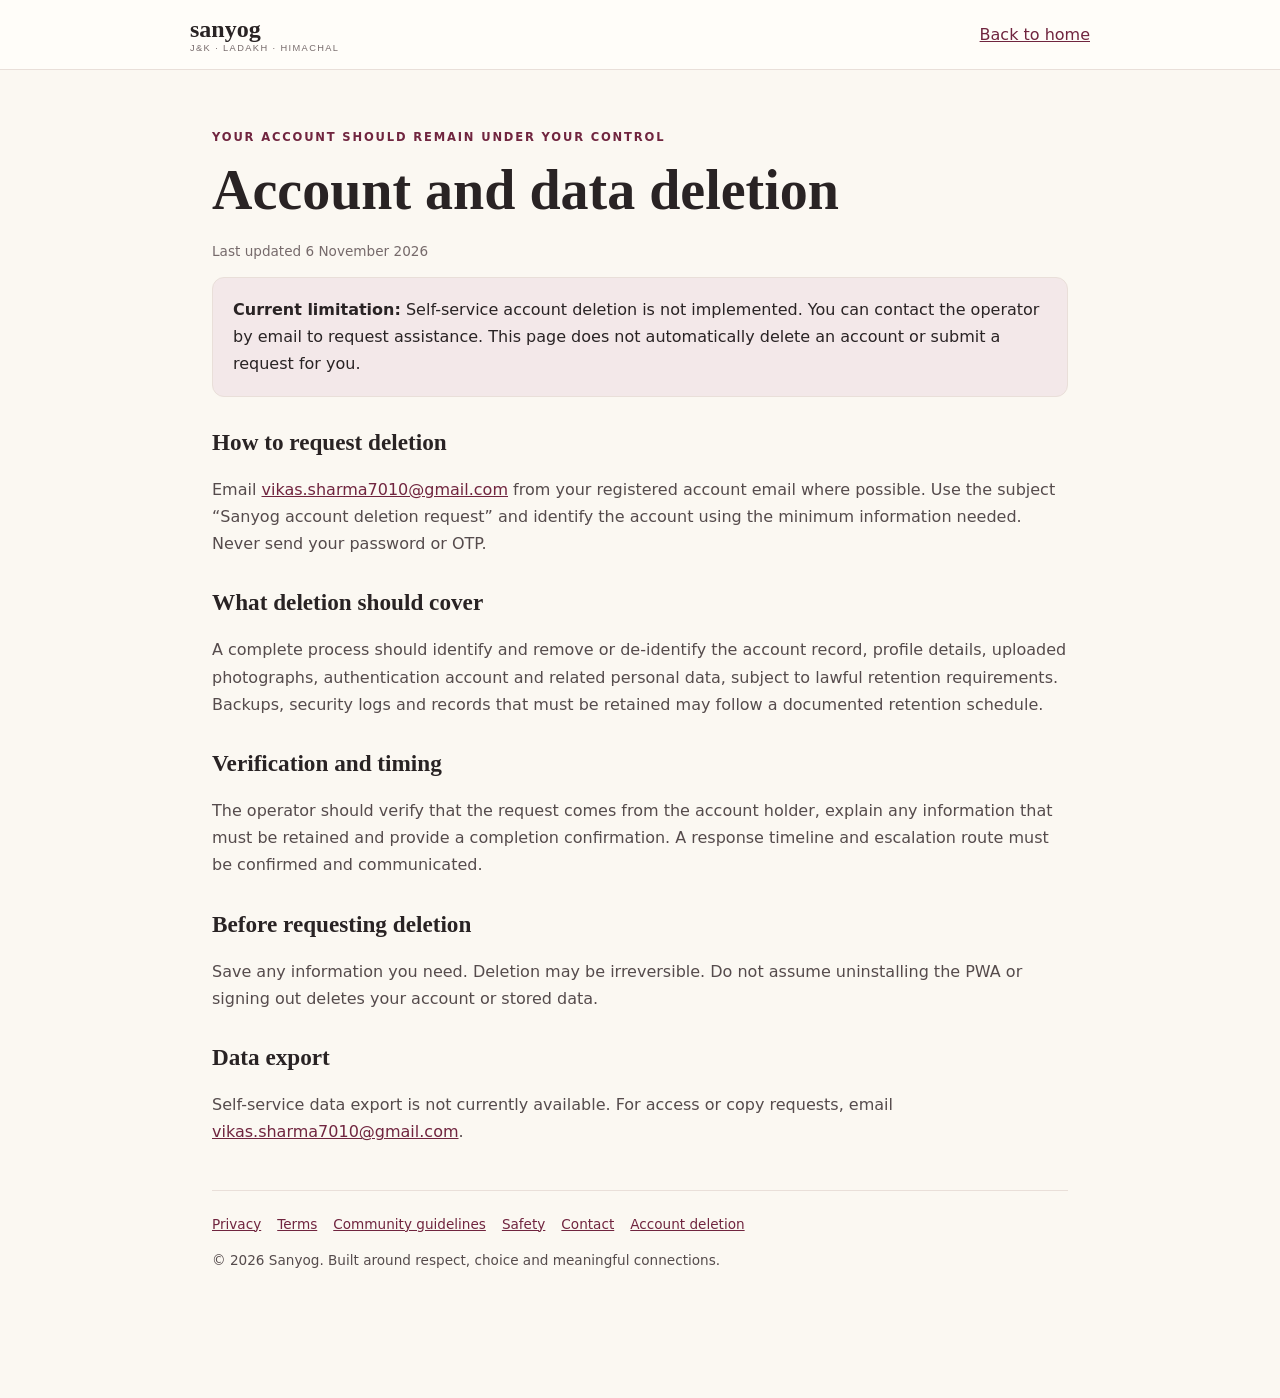
<file: account-deletion.html>
<!doctype html>
<html lang="en"><head><meta charset="utf-8"><meta name="viewport" content="width=device-width,initial-scale=1"><meta name="theme-color" content="#70253f"><meta name="robots" content="index,follow"><title>Account and data deletion | Sanyog</title><link rel="stylesheet" href="legal.css"></head><body><header class="top"><a class="brand" href="index.html">sanyog<small>J&K · LADAKH · HIMACHAL</small></a><a href="index.html">Back to home</a></header><main class="wrap"><span class="eyebrow">Your account should remain under your control</span><h1>Account and data deletion</h1><p class="meta">Last updated 6 November 2026</p>
<div class="notice"><strong>Current limitation:</strong> Self-service account deletion is not implemented. You can contact the operator by email to request assistance. This page does not automatically delete an account or submit a request for you.</div>
<h2>How to request deletion</h2><p>Email <a href="mailto:vikas.sharma7010@gmail.com">vikas.sharma7010@gmail.com</a> from your registered account email where possible. Use the subject “Sanyog account deletion request” and identify the account using the minimum information needed. Never send your password or OTP.</p>
<h2>What deletion should cover</h2><p>A complete process should identify and remove or de-identify the account record, profile details, uploaded photographs, authentication account and related personal data, subject to lawful retention requirements. Backups, security logs and records that must be retained may follow a documented retention schedule.</p>
<h2>Verification and timing</h2><p>The operator should verify that the request comes from the account holder, explain any information that must be retained and provide a completion confirmation. A response timeline and escalation route must be confirmed and communicated.</p>
<h2>Before requesting deletion</h2><p>Save any information you need. Deletion may be irreversible. Do not assume uninstalling the PWA or signing out deletes your account or stored data.</p>
<h2>Data export</h2><p>Self-service data export is not currently available. For access or copy requests, email <a href="mailto:vikas.sharma7010@gmail.com">vikas.sharma7010@gmail.com</a>.</p><footer class="foot"><a href="privacy-policy.html">Privacy</a><a href="terms.html">Terms</a><a href="community-guidelines.html">Community guidelines</a><a href="safety.html">Safety</a><a href="contact.html">Contact</a><a href="account-deletion.html">Account deletion</a><p>© 2026 Sanyog. Built around respect, choice and meaningful connections.</p></footer></main></body></html>
</file>
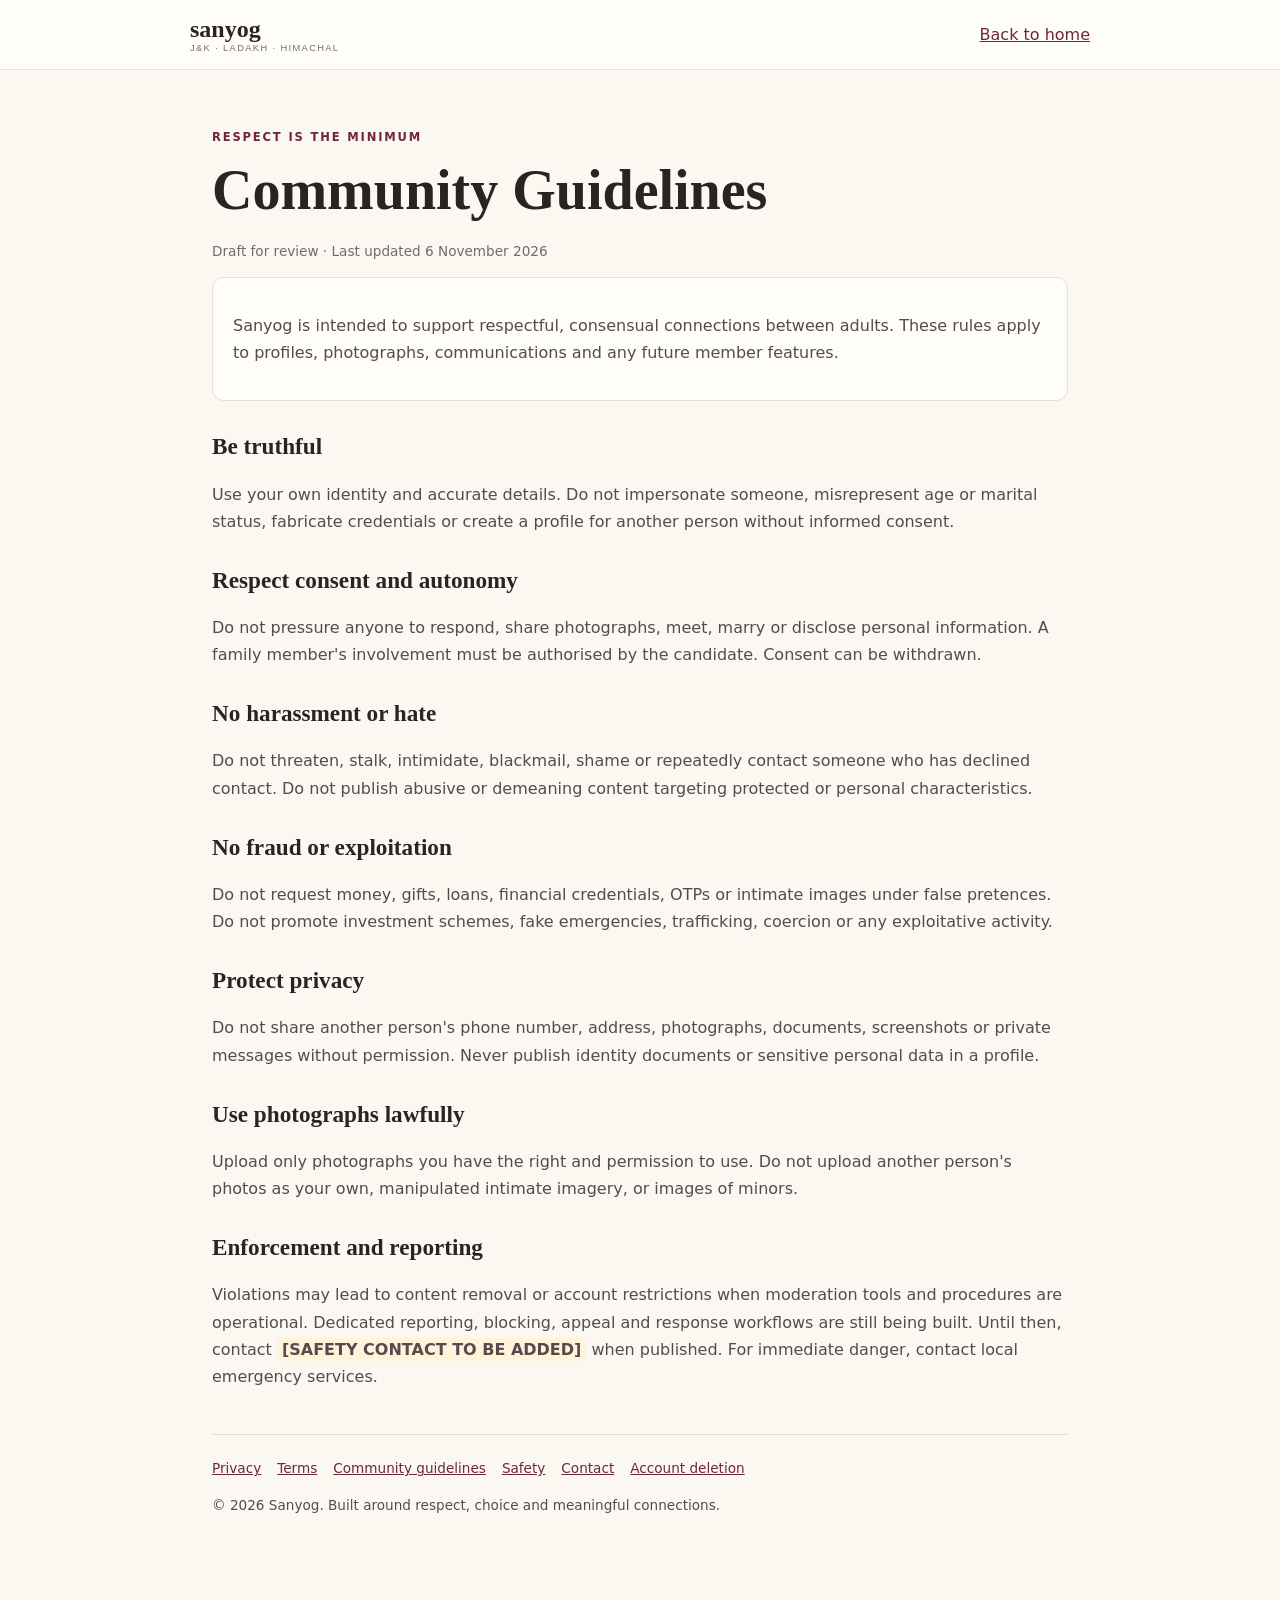
<file: community-guidelines.html>
<!doctype html>
<html lang="en"><head><meta charset="utf-8"><meta name="viewport" content="width=device-width,initial-scale=1"><meta name="theme-color" content="#70253f"><meta name="robots" content="index,follow"><title>Community Guidelines | Sanyog</title><link rel="stylesheet" href="legal.css"></head><body><header class="top"><a class="brand" href="index.html">sanyog<small>J&K · LADAKH · HIMACHAL</small></a><a href="index.html">Back to home</a></header><main class="wrap"><span class="eyebrow">Respect is the minimum</span><h1>Community Guidelines</h1><p class="meta">Draft for review · Last updated 6 November 2026</p>
<div class="intro"><p>Sanyog is intended to support respectful, consensual connections between adults. These rules apply to profiles, photographs, communications and any future member features.</p></div>
<h2>Be truthful</h2><p>Use your own identity and accurate details. Do not impersonate someone, misrepresent age or marital status, fabricate credentials or create a profile for another person without informed consent.</p>
<h2>Respect consent and autonomy</h2><p>Do not pressure anyone to respond, share photographs, meet, marry or disclose personal information. A family member's involvement must be authorised by the candidate. Consent can be withdrawn.</p>
<h2>No harassment or hate</h2><p>Do not threaten, stalk, intimidate, blackmail, shame or repeatedly contact someone who has declined contact. Do not publish abusive or demeaning content targeting protected or personal characteristics.</p>
<h2>No fraud or exploitation</h2><p>Do not request money, gifts, loans, financial credentials, OTPs or intimate images under false pretences. Do not promote investment schemes, fake emergencies, trafficking, coercion or any exploitative activity.</p>
<h2>Protect privacy</h2><p>Do not share another person's phone number, address, photographs, documents, screenshots or private messages without permission. Never publish identity documents or sensitive personal data in a profile.</p>
<h2>Use photographs lawfully</h2><p>Upload only photographs you have the right and permission to use. Do not upload another person's photos as your own, manipulated intimate imagery, or images of minors.</p>
<h2>Enforcement and reporting</h2><p>Violations may lead to content removal or account restrictions when moderation tools and procedures are operational. Dedicated reporting, blocking, appeal and response workflows are still being built. Until then, contact <span class="placeholder">[SAFETY CONTACT TO BE ADDED]</span> when published. For immediate danger, contact local emergency services.</p><footer class="foot"><a href="privacy-policy.html">Privacy</a><a href="terms.html">Terms</a><a href="community-guidelines.html">Community guidelines</a><a href="safety.html">Safety</a><a href="contact.html">Contact</a><a href="account-deletion.html">Account deletion</a><p>© 2026 Sanyog. Built around respect, choice and meaningful connections.</p></footer></main></body></html>
</file>
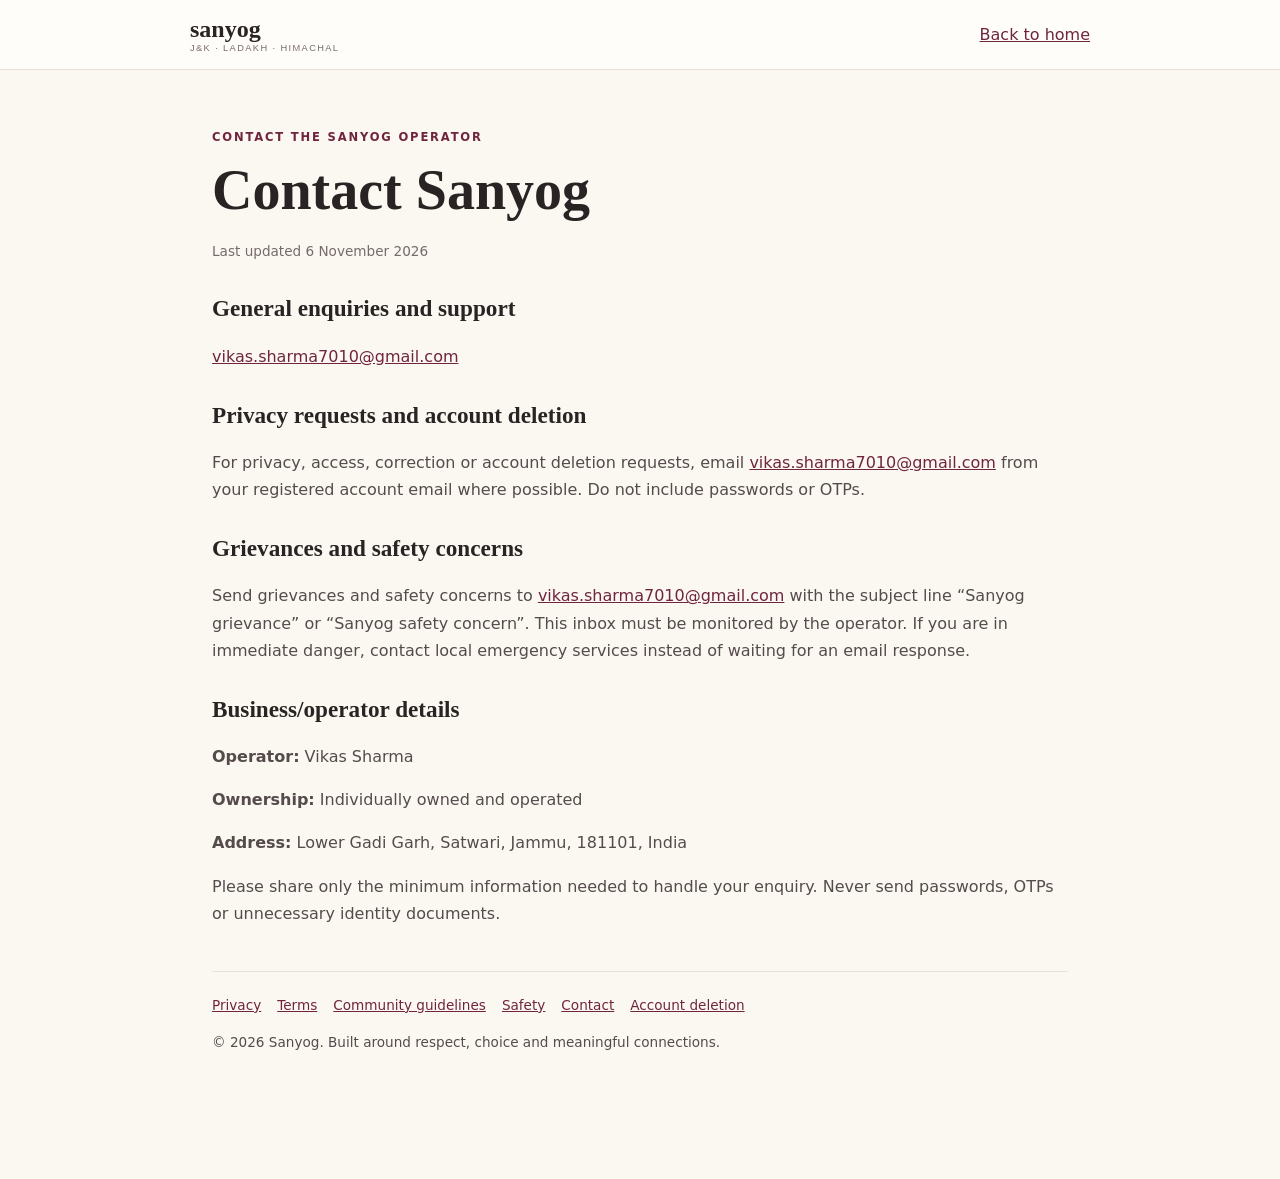
<file: contact.html>
<!doctype html>
<html lang="en"><head><meta charset="utf-8"><meta name="viewport" content="width=device-width,initial-scale=1"><meta name="theme-color" content="#70253f"><meta name="robots" content="index,follow"><title>Contact Sanyog | Sanyog</title><link rel="stylesheet" href="legal.css"></head><body><header class="top"><a class="brand" href="index.html">sanyog<small>J&K · LADAKH · HIMACHAL</small></a><a href="index.html">Back to home</a></header><main class="wrap"><span class="eyebrow">Contact the Sanyog operator</span><h1>Contact Sanyog</h1><p class="meta">Last updated 6 November 2026</p>
<h2>General enquiries and support</h2><p><a href="mailto:vikas.sharma7010@gmail.com">vikas.sharma7010@gmail.com</a></p>
<h2>Privacy requests and account deletion</h2><p>For privacy, access, correction or account deletion requests, email <a href="mailto:vikas.sharma7010@gmail.com">vikas.sharma7010@gmail.com</a> from your registered account email where possible. Do not include passwords or OTPs.</p>
<h2>Grievances and safety concerns</h2><p>Send grievances and safety concerns to <a href="mailto:vikas.sharma7010@gmail.com">vikas.sharma7010@gmail.com</a> with the subject line “Sanyog grievance” or “Sanyog safety concern”. This inbox must be monitored by the operator. If you are in immediate danger, contact local emergency services instead of waiting for an email response.</p>
<h2>Business/operator details</h2><p><strong>Operator:</strong> Vikas Sharma</p><p><strong>Ownership:</strong> Individually owned and operated</p><p><strong>Address:</strong> Lower Gadi Garh, Satwari, Jammu, 181101, India</p>
<p>Please share only the minimum information needed to handle your enquiry. Never send passwords, OTPs or unnecessary identity documents.</p><footer class="foot"><a href="privacy-policy.html">Privacy</a><a href="terms.html">Terms</a><a href="community-guidelines.html">Community guidelines</a><a href="safety.html">Safety</a><a href="contact.html">Contact</a><a href="account-deletion.html">Account deletion</a><p>© 2026 Sanyog. Built around respect, choice and meaningful connections.</p></footer></main></body></html>
</file>
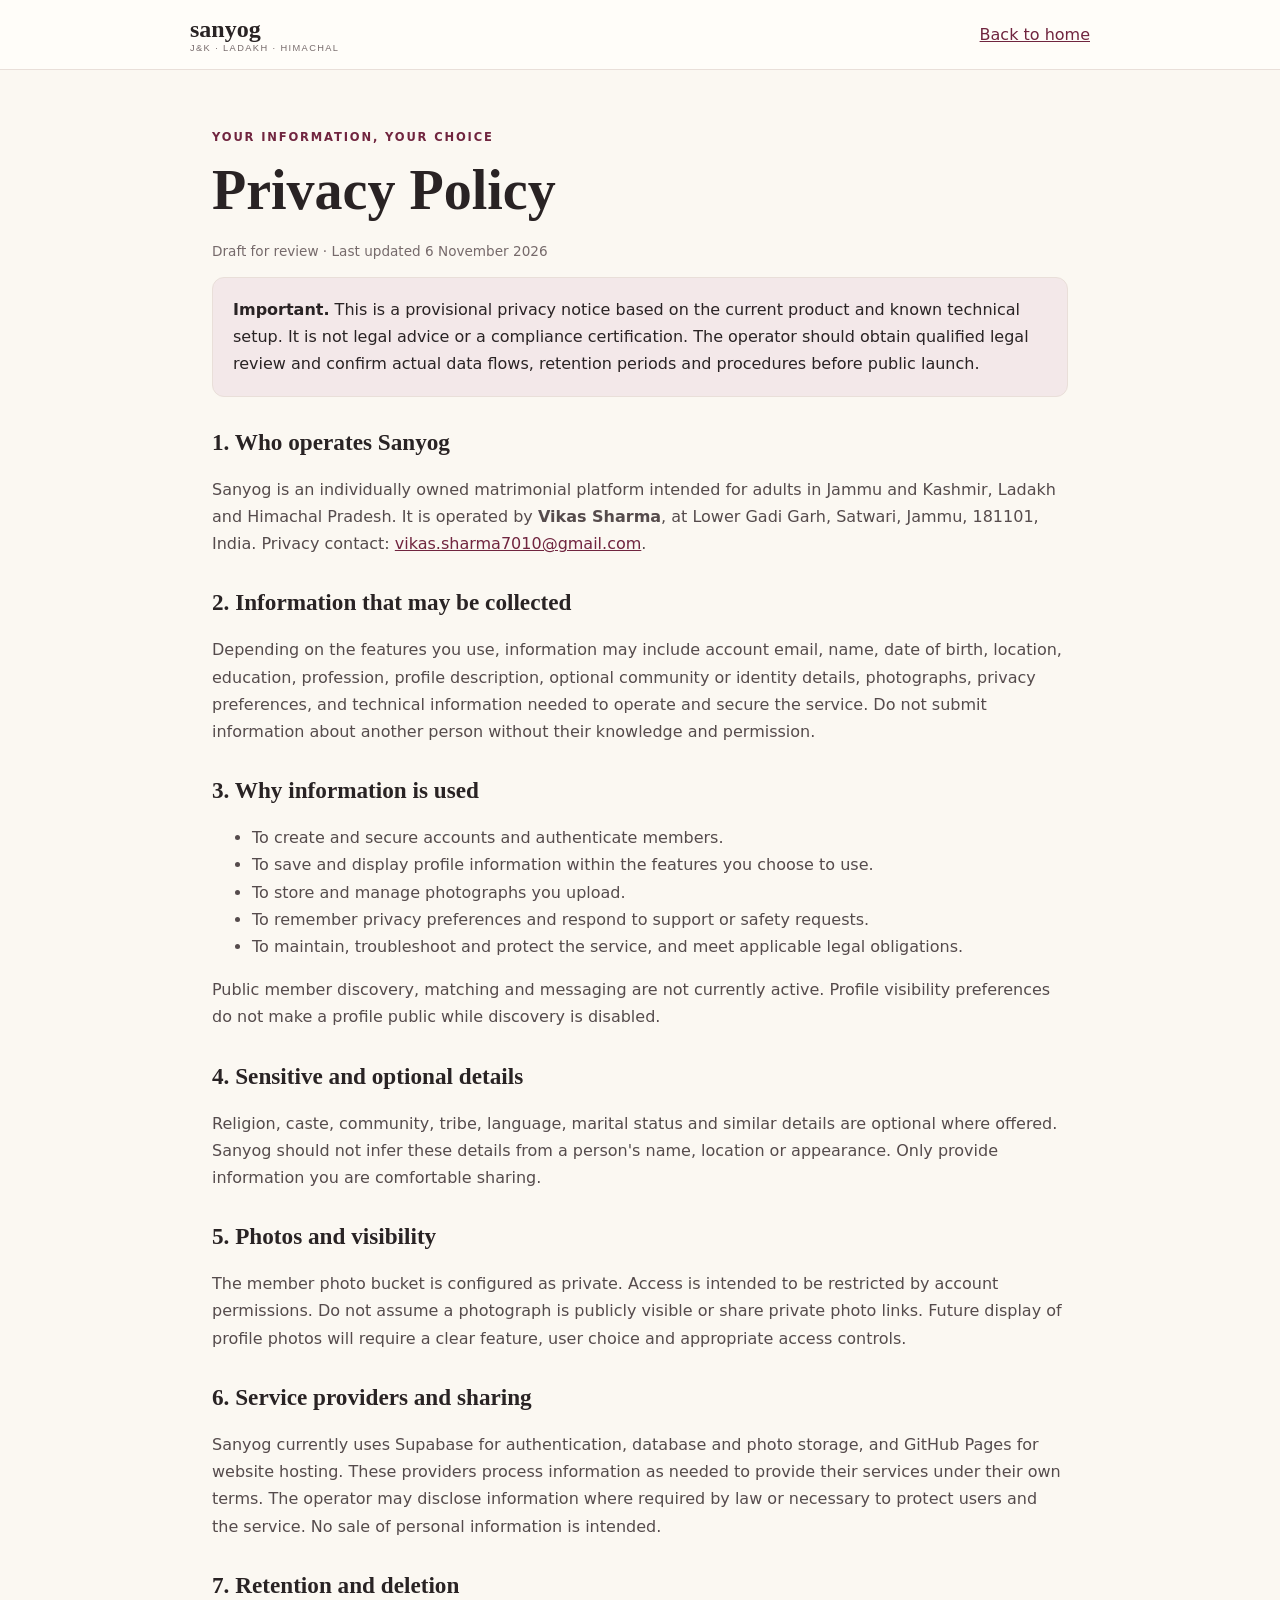
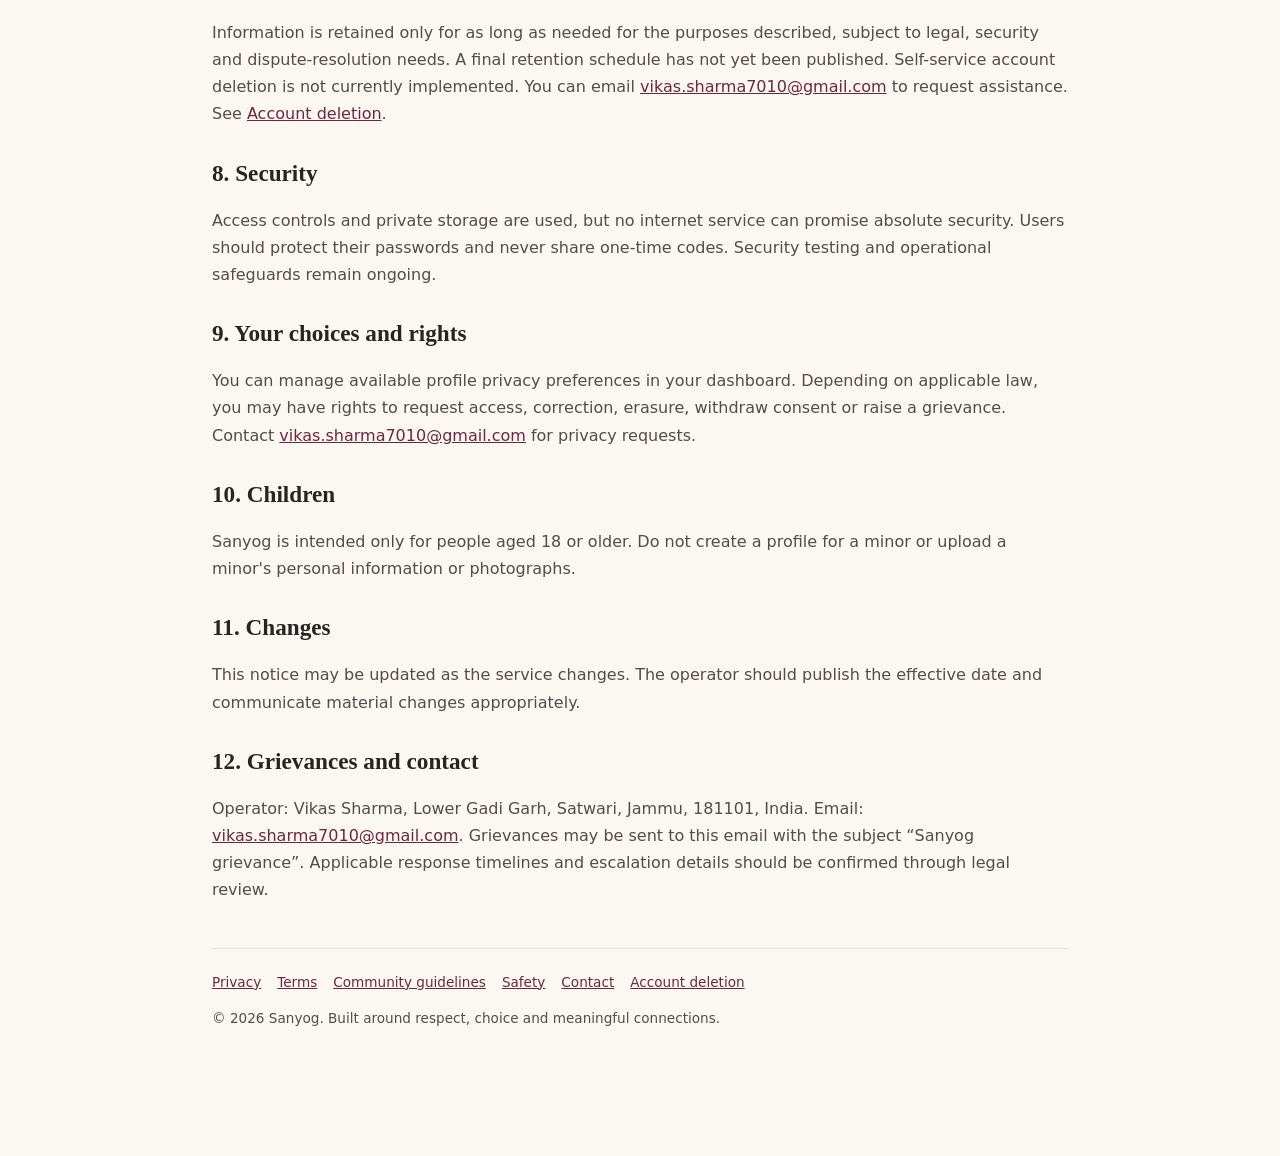
<file: privacy-policy.html>
<!doctype html>
<html lang="en"><head><meta charset="utf-8"><meta name="viewport" content="width=device-width,initial-scale=1"><meta name="theme-color" content="#70253f"><meta name="robots" content="index,follow"><title>Privacy Policy | Sanyog</title><link rel="stylesheet" href="legal.css"></head><body><header class="top"><a class="brand" href="index.html">sanyog<small>J&K · LADAKH · HIMACHAL</small></a><a href="index.html">Back to home</a></header><main class="wrap"><span class="eyebrow">Your information, your choice</span><h1>Privacy Policy</h1><p class="meta">Draft for review · Last updated 6 November 2026</p>
<div class="notice"><strong>Important.</strong> This is a provisional privacy notice based on the current product and known technical setup. It is not legal advice or a compliance certification. The operator should obtain qualified legal review and confirm actual data flows, retention periods and procedures before public launch.</div>
<h2>1. Who operates Sanyog</h2><p>Sanyog is an individually owned matrimonial platform intended for adults in Jammu and Kashmir, Ladakh and Himachal Pradesh. It is operated by <strong>Vikas Sharma</strong>, at Lower Gadi Garh, Satwari, Jammu, 181101, India. Privacy contact: <a href="mailto:vikas.sharma7010@gmail.com">vikas.sharma7010@gmail.com</a>.</p>
<h2>2. Information that may be collected</h2><p>Depending on the features you use, information may include account email, name, date of birth, location, education, profession, profile description, optional community or identity details, photographs, privacy preferences, and technical information needed to operate and secure the service. Do not submit information about another person without their knowledge and permission.</p>
<h2>3. Why information is used</h2><ul><li>To create and secure accounts and authenticate members.</li><li>To save and display profile information within the features you choose to use.</li><li>To store and manage photographs you upload.</li><li>To remember privacy preferences and respond to support or safety requests.</li><li>To maintain, troubleshoot and protect the service, and meet applicable legal obligations.</li></ul><p>Public member discovery, matching and messaging are not currently active. Profile visibility preferences do not make a profile public while discovery is disabled.</p>
<h2>4. Sensitive and optional details</h2><p>Religion, caste, community, tribe, language, marital status and similar details are optional where offered. Sanyog should not infer these details from a person's name, location or appearance. Only provide information you are comfortable sharing.</p>
<h2>5. Photos and visibility</h2><p>The member photo bucket is configured as private. Access is intended to be restricted by account permissions. Do not assume a photograph is publicly visible or share private photo links. Future display of profile photos will require a clear feature, user choice and appropriate access controls.</p>
<h2>6. Service providers and sharing</h2><p>Sanyog currently uses Supabase for authentication, database and photo storage, and GitHub Pages for website hosting. These providers process information as needed to provide their services under their own terms. The operator may disclose information where required by law or necessary to protect users and the service. No sale of personal information is intended.</p>
<h2>7. Retention and deletion</h2><p>Information is retained only for as long as needed for the purposes described, subject to legal, security and dispute-resolution needs. A final retention schedule has not yet been published. Self-service account deletion is not currently implemented. You can email <a href="mailto:vikas.sharma7010@gmail.com">vikas.sharma7010@gmail.com</a> to request assistance. See <a href="account-deletion.html">Account deletion</a>.</p>
<h2>8. Security</h2><p>Access controls and private storage are used, but no internet service can promise absolute security. Users should protect their passwords and never share one-time codes. Security testing and operational safeguards remain ongoing.</p>
<h2>9. Your choices and rights</h2><p>You can manage available profile privacy preferences in your dashboard. Depending on applicable law, you may have rights to request access, correction, erasure, withdraw consent or raise a grievance. Contact <a href="mailto:vikas.sharma7010@gmail.com">vikas.sharma7010@gmail.com</a> for privacy requests.</p>
<h2>10. Children</h2><p>Sanyog is intended only for people aged 18 or older. Do not create a profile for a minor or upload a minor's personal information or photographs.</p>
<h2>11. Changes</h2><p>This notice may be updated as the service changes. The operator should publish the effective date and communicate material changes appropriately.</p>
<h2>12. Grievances and contact</h2><p>Operator: Vikas Sharma, Lower Gadi Garh, Satwari, Jammu, 181101, India. Email: <a href="mailto:vikas.sharma7010@gmail.com">vikas.sharma7010@gmail.com</a>. Grievances may be sent to this email with the subject “Sanyog grievance”. Applicable response timelines and escalation details should be confirmed through legal review.</p><footer class="foot"><a href="privacy-policy.html">Privacy</a><a href="terms.html">Terms</a><a href="community-guidelines.html">Community guidelines</a><a href="safety.html">Safety</a><a href="contact.html">Contact</a><a href="account-deletion.html">Account deletion</a><p>© 2026 Sanyog. Built around respect, choice and meaningful connections.</p></footer></main></body></html>
</file>
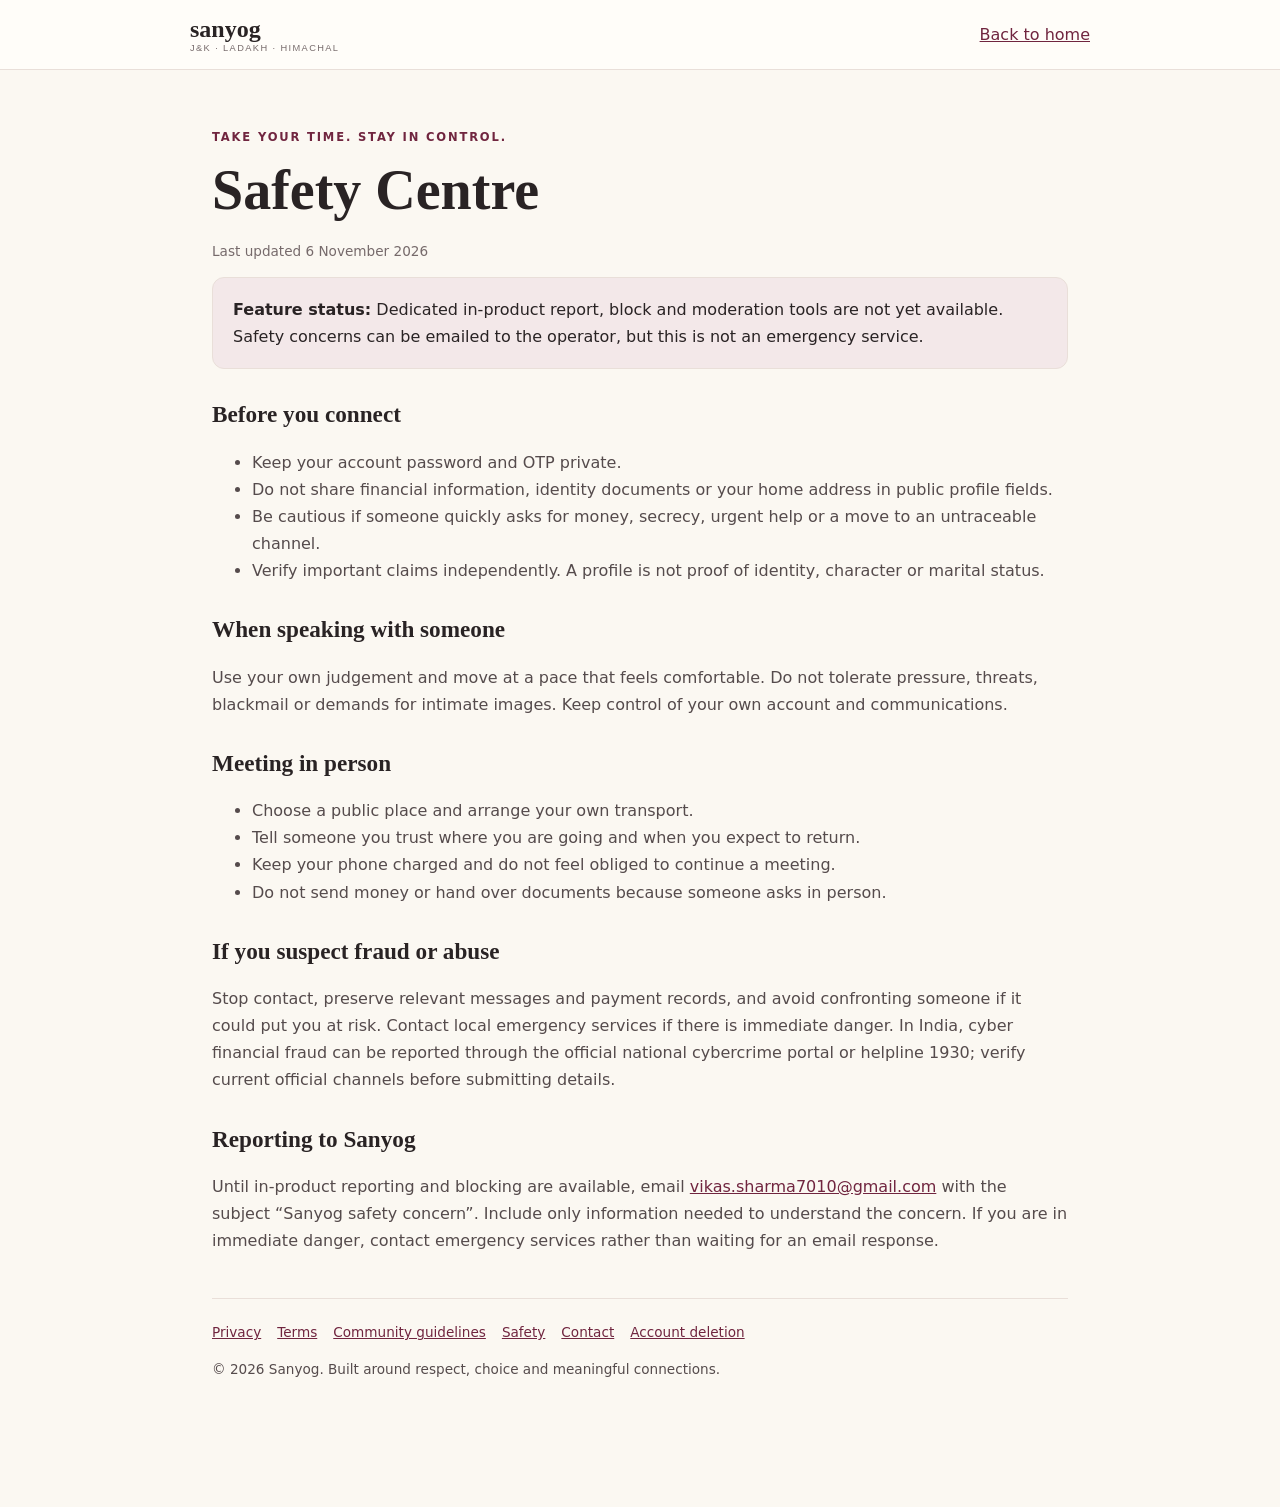
<file: safety.html>
<!doctype html>
<html lang="en"><head><meta charset="utf-8"><meta name="viewport" content="width=device-width,initial-scale=1"><meta name="theme-color" content="#70253f"><meta name="robots" content="index,follow"><title>Safety Centre | Sanyog</title><link rel="stylesheet" href="legal.css"></head><body><header class="top"><a class="brand" href="index.html">sanyog<small>J&K · LADAKH · HIMACHAL</small></a><a href="index.html">Back to home</a></header><main class="wrap"><span class="eyebrow">Take your time. Stay in control.</span><h1>Safety Centre</h1><p class="meta">Last updated 6 November 2026</p>
<div class="notice"><strong>Feature status:</strong> Dedicated in-product report, block and moderation tools are not yet available. Safety concerns can be emailed to the operator, but this is not an emergency service.</div>
<h2>Before you connect</h2><ul><li>Keep your account password and OTP private.</li><li>Do not share financial information, identity documents or your home address in public profile fields.</li><li>Be cautious if someone quickly asks for money, secrecy, urgent help or a move to an untraceable channel.</li><li>Verify important claims independently. A profile is not proof of identity, character or marital status.</li></ul>
<h2>When speaking with someone</h2><p>Use your own judgement and move at a pace that feels comfortable. Do not tolerate pressure, threats, blackmail or demands for intimate images. Keep control of your own account and communications.</p>
<h2>Meeting in person</h2><ul><li>Choose a public place and arrange your own transport.</li><li>Tell someone you trust where you are going and when you expect to return.</li><li>Keep your phone charged and do not feel obliged to continue a meeting.</li><li>Do not send money or hand over documents because someone asks in person.</li></ul>
<h2>If you suspect fraud or abuse</h2><p>Stop contact, preserve relevant messages and payment records, and avoid confronting someone if it could put you at risk. Contact local emergency services if there is immediate danger. In India, cyber financial fraud can be reported through the official national cybercrime portal or helpline 1930; verify current official channels before submitting details.</p>
<h2>Reporting to Sanyog</h2><p>Until in-product reporting and blocking are available, email <a href="mailto:vikas.sharma7010@gmail.com">vikas.sharma7010@gmail.com</a> with the subject “Sanyog safety concern”. Include only information needed to understand the concern. If you are in immediate danger, contact emergency services rather than waiting for an email response.</p><footer class="foot"><a href="privacy-policy.html">Privacy</a><a href="terms.html">Terms</a><a href="community-guidelines.html">Community guidelines</a><a href="safety.html">Safety</a><a href="contact.html">Contact</a><a href="account-deletion.html">Account deletion</a><p>© 2026 Sanyog. Built around respect, choice and meaningful connections.</p></footer></main></body></html>
</file>
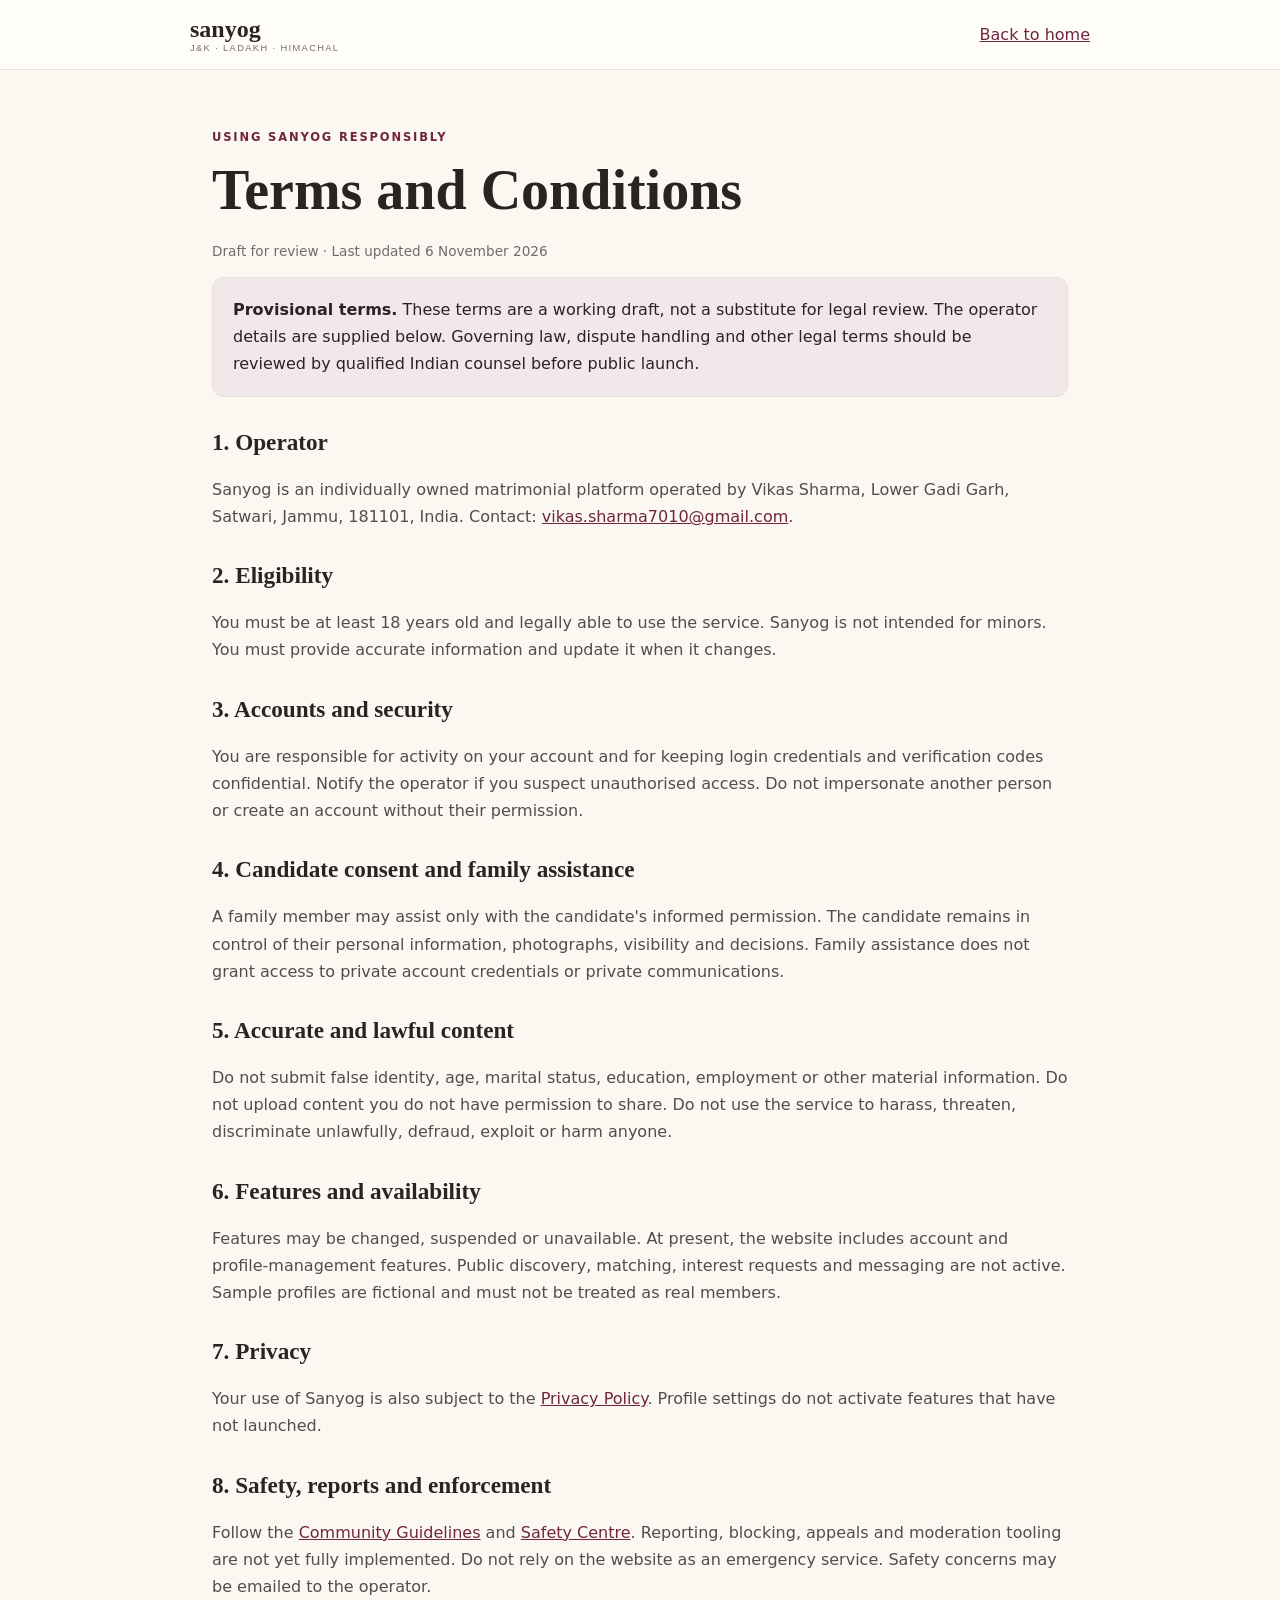
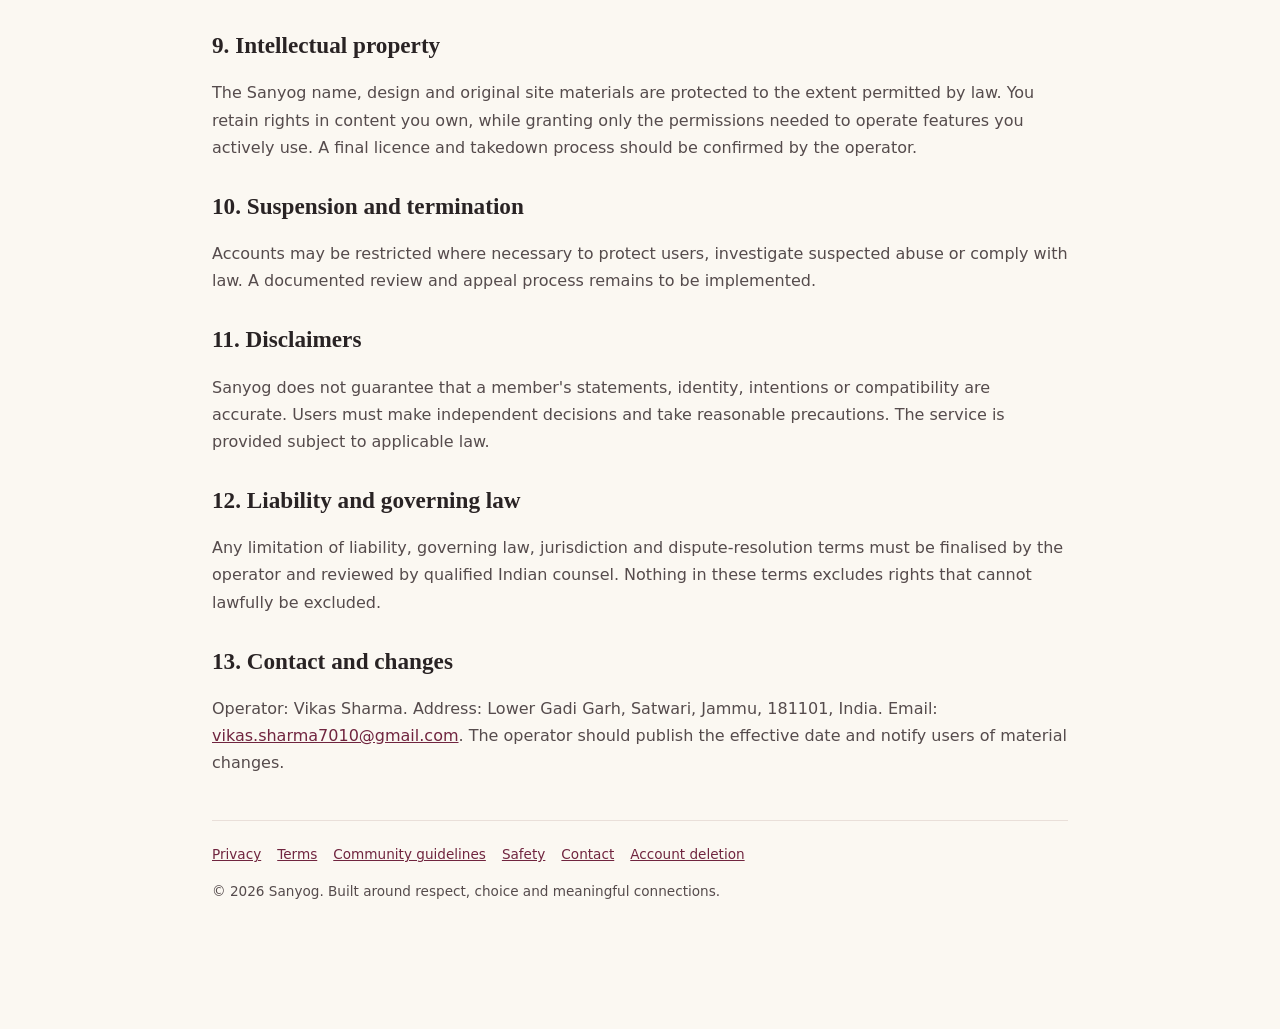
<file: terms.html>
<!doctype html>
<html lang="en"><head><meta charset="utf-8"><meta name="viewport" content="width=device-width,initial-scale=1"><meta name="theme-color" content="#70253f"><meta name="robots" content="index,follow"><title>Terms and Conditions | Sanyog</title><link rel="stylesheet" href="legal.css"></head><body><header class="top"><a class="brand" href="index.html">sanyog<small>J&K · LADAKH · HIMACHAL</small></a><a href="index.html">Back to home</a></header><main class="wrap"><span class="eyebrow">Using Sanyog responsibly</span><h1>Terms and Conditions</h1><p class="meta">Draft for review · Last updated 6 November 2026</p>
<div class="notice"><strong>Provisional terms.</strong> These terms are a working draft, not a substitute for legal review. The operator details are supplied below. Governing law, dispute handling and other legal terms should be reviewed by qualified Indian counsel before public launch.</div>
<h2>1. Operator</h2><p>Sanyog is an individually owned matrimonial platform operated by Vikas Sharma, Lower Gadi Garh, Satwari, Jammu, 181101, India. Contact: <a href="mailto:vikas.sharma7010@gmail.com">vikas.sharma7010@gmail.com</a>.</p>
<h2>2. Eligibility</h2><p>You must be at least 18 years old and legally able to use the service. Sanyog is not intended for minors. You must provide accurate information and update it when it changes.</p>
<h2>3. Accounts and security</h2><p>You are responsible for activity on your account and for keeping login credentials and verification codes confidential. Notify the operator if you suspect unauthorised access. Do not impersonate another person or create an account without their permission.</p>
<h2>4. Candidate consent and family assistance</h2><p>A family member may assist only with the candidate's informed permission. The candidate remains in control of their personal information, photographs, visibility and decisions. Family assistance does not grant access to private account credentials or private communications.</p>
<h2>5. Accurate and lawful content</h2><p>Do not submit false identity, age, marital status, education, employment or other material information. Do not upload content you do not have permission to share. Do not use the service to harass, threaten, discriminate unlawfully, defraud, exploit or harm anyone.</p>
<h2>6. Features and availability</h2><p>Features may be changed, suspended or unavailable. At present, the website includes account and profile-management features. Public discovery, matching, interest requests and messaging are not active. Sample profiles are fictional and must not be treated as real members.</p>
<h2>7. Privacy</h2><p>Your use of Sanyog is also subject to the <a href="privacy-policy.html">Privacy Policy</a>. Profile settings do not activate features that have not launched.</p>
<h2>8. Safety, reports and enforcement</h2><p>Follow the <a href="community-guidelines.html">Community Guidelines</a> and <a href="safety.html">Safety Centre</a>. Reporting, blocking, appeals and moderation tooling are not yet fully implemented. Do not rely on the website as an emergency service. Safety concerns may be emailed to the operator.</p>
<h2>9. Intellectual property</h2><p>The Sanyog name, design and original site materials are protected to the extent permitted by law. You retain rights in content you own, while granting only the permissions needed to operate features you actively use. A final licence and takedown process should be confirmed by the operator.</p>
<h2>10. Suspension and termination</h2><p>Accounts may be restricted where necessary to protect users, investigate suspected abuse or comply with law. A documented review and appeal process remains to be implemented.</p>
<h2>11. Disclaimers</h2><p>Sanyog does not guarantee that a member's statements, identity, intentions or compatibility are accurate. Users must make independent decisions and take reasonable precautions. The service is provided subject to applicable law.</p>
<h2>12. Liability and governing law</h2><p>Any limitation of liability, governing law, jurisdiction and dispute-resolution terms must be finalised by the operator and reviewed by qualified Indian counsel. Nothing in these terms excludes rights that cannot lawfully be excluded.</p>
<h2>13. Contact and changes</h2><p>Operator: Vikas Sharma. Address: Lower Gadi Garh, Satwari, Jammu, 181101, India. Email: <a href="mailto:vikas.sharma7010@gmail.com">vikas.sharma7010@gmail.com</a>. The operator should publish the effective date and notify users of material changes.</p><footer class="foot"><a href="privacy-policy.html">Privacy</a><a href="terms.html">Terms</a><a href="community-guidelines.html">Community guidelines</a><a href="safety.html">Safety</a><a href="contact.html">Contact</a><a href="account-deletion.html">Account deletion</a><p>© 2026 Sanyog. Built around respect, choice and meaningful connections.</p></footer></main></body></html>
</file>
<file: legal.css>
:root{--wine:#70253f;--deep:#4b182d;--cream:#fbf8f2;--paper:#fffdf9;--ink:#292324;--muted:#766a6b;--line:#e9dfd9;--rose:#f3e8e9}*{box-sizing:border-box}body{margin:0;background:var(--cream);color:var(--ink);font:16px/1.7 Inter,system-ui,-apple-system,"Segoe UI",sans-serif}a{color:var(--wine)}.top{background:var(--paper);border-bottom:1px solid var(--line);padding:16px max(22px,calc((100% - 900px)/2));display:flex;align-items:center;justify-content:space-between}.brand{color:var(--ink);text-decoration:none;font:600 1.5rem Georgia}.brand small{display:block;color:var(--muted);font: .58rem Inter, sans-serif;letter-spacing:.15em}.wrap{max-width:900px;margin:52px auto;padding:0 22px 60px}.eyebrow{color:var(--wine);font-size:.72rem;letter-spacing:.16em;text-transform:uppercase;font-weight:750}h1,h2,h3{font-family:Georgia,serif;line-height:1.2}h1{font-size:clamp(2.2rem,6vw,3.5rem);margin:.5rem 0 1rem}h2{font-size:1.45rem;margin-top:2rem}p,li{color:#554b4c}.intro,.notice{background:var(--paper);border:1px solid var(--line);border-radius:12px;padding:18px 20px}.notice{background:var(--rose)}.meta{font-size:.85rem;color:var(--muted)}.foot{border-top:1px solid var(--line);padding-top:22px;margin-top:44px;font-size:.85rem}.foot a{margin-right:16px}.placeholder{background:#fff3d9;padding:2px 5px;border-radius:4px;font-weight:650}.back{display:inline-block;margin-top:24px;text-decoration:none;font-weight:700}
</file>
